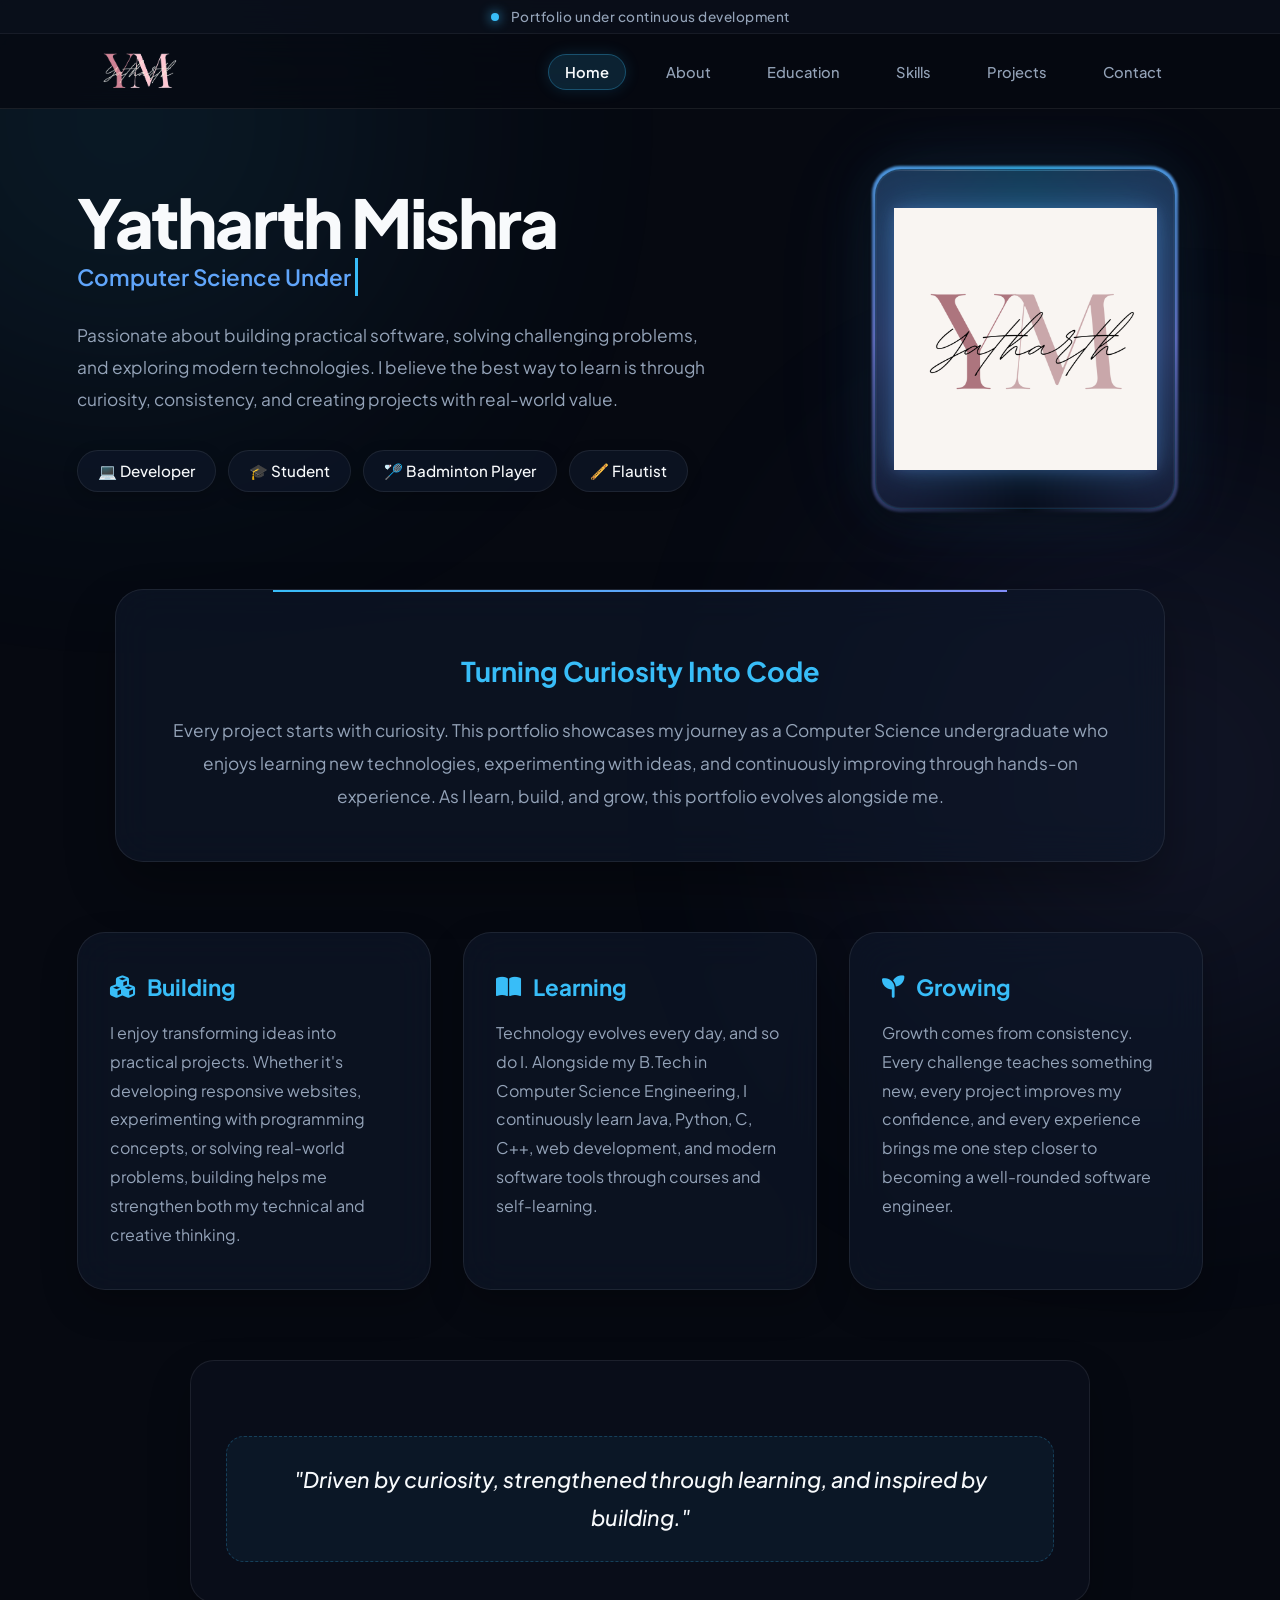
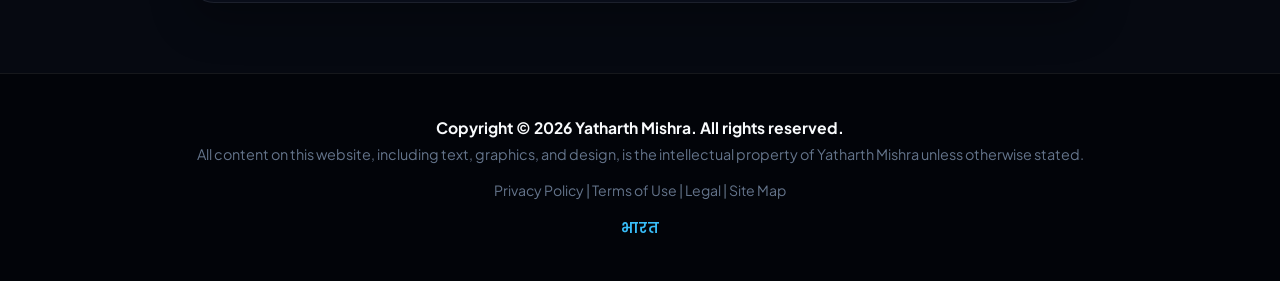
<file: index.html>
<!DOCTYPE html>
<html lang="en">

<head>
    <meta charset="UTF-8">
    <meta name="viewport" content="width=device-width, initial-scale=1.0">
    <title>Yatharth Mishra | Home</title>
    <link rel="stylesheet" href="https://cdnjs.cloudflare.com/ajax/libs/font-awesome/6.7.2/css/all.min.css">
    <link rel="stylesheet" href="css/style.css">
    <script src="js/script.js" defer></script>
</head>

<body>

    <div class="marquee">
        <div class="marquee-content">
            <span class="pulse-dot"></span>
            <span>Portfolio under continuous development</span>
        </div>
    </div>

    <nav class="navbar">
        <a href="index.html" class="brand">
            <div class="logo">
                <img src="images/logobgless.png" alt="Yatharth Mishra Logo">
            </div>
        </a>

        <button class="nav-toggle" aria-label="Toggle navigation menu">
            <span></span>
            <span></span>
            <span></span>
        </button>

        <ul class="nav-links">
            <li><a href="index.html">Home</a></li>
            <li><a href="about.html">About</a></li>
            <li><a href="education.html">Education</a></li>
            <li><a href="skills.html">Skills</a></li>
            <li><a href="projects.html">Projects</a></li>
            <li><a href="contact.html">Contact</a></li>
        </ul>
    </nav>

    <main class="home-page">
        <section class="hero reveal">
            <div class="hero-text">
                <h1>Yatharth Mishra</h1>

                <h2 class="hero-typing">
                    <span id="typing-text">Computer Science Undergraduate</span><span
                        class="typing-cursor">&nbsp;</span>
                </h2>

                <p class="hero-description">
                    Passionate about building practical software, solving challenging problems, and exploring modern
                    technologies.
                    I believe the best way to learn is through curiosity, consistency, and creating projects with
                    real-world value.
                </p>

                <div class="hero-tags">
                    <span>💻 Developer</span>
                    <span>🎓 Student</span>
                    <span>🏸 Badminton Player</span>
                    <span>🪈 Flautist</span>
                </div>
            </div>

            <div class="hero-image">
                <div class="profile-water-container">
                    <!-- Rotating gradient border glow -->
                    <div class="logo-border-ring"></div>
                    <!-- Main glass frame card -->
                    <div class="logo-glass-card">
                        <img src="images/logo.png" alt="Yatharth Mishra">
                    </div>
                    <!-- Water ripple rings on hover -->
                    <div class="water-ripple-rings">
                        <span class="ring-1"></span>
                        <span class="ring-2"></span>
                        <span class="ring-3"></span>
                        <span class="ring-4"></span>
                        <span class="ring-5"></span>
                        <span class="ring-6"></span>
                    </div>
                </div>
            </div>
        </section>

        <!-- Intro Overview -->
        <section class="home-overview reveal delay-1">
            <h2>Turning Curiosity Into Code</h2>
            <p>
                Every project starts with curiosity.
                This portfolio showcases my journey as a Computer Science undergraduate who enjoys learning new
                technologies,
                experimenting with ideas, and continuously improving through hands-on experience.
                As I learn, build, and grow, this portfolio evolves alongside me.
            </p>
        </section>

        <!-- Philosophy Quick Links -->
        <section class="quick-links">
            <div class="quick-card reveal delay-1">
                <h3><i class="fas fa-cubes"></i> Building</h3>
                <p>
                    I enjoy transforming ideas into practical projects.
                    Whether it's developing responsive websites, experimenting with programming concepts, or solving
                    real-world problems, building helps me strengthen both my technical and creative thinking.
                </p>
            </div>

            <div class="quick-card reveal delay-2">
                <h3><i class="fas fa-book-open"></i> Learning</h3>
                <p>
                    Technology evolves every day, and so do I.
                    Alongside my B.Tech in Computer Science Engineering,
                    I continuously learn Java, Python, C, C++, web development, and modern software tools through
                    courses and self-learning.
                </p>
            </div>

            <div class="quick-card reveal delay-3">
                <h3><i class="fas fa-seedling"></i> Growing</h3>
                <p>
                    Growth comes from consistency.
                    Every challenge teaches something new, every project improves my confidence, and every experience
                    brings me one step closer to becoming a well-rounded software engineer.
                </p>
            </div>
        </section>

        <!-- Quote -->
        <section class="home-quote reveal">
            <blockquote class="quote">
                "Driven by curiosity, strengthened through learning, and inspired by building."
            </blockquote>
        </section>
    </main>

    <footer class="footer">
        <p id="cprt"><b>Copyright © 2026 Yatharth Mishra. All rights reserved.</b></p>
        <p>All content on this website, including text, graphics, and design, is the intellectual property of Yatharth
            Mishra unless otherwise stated.</p>
        <p id="fts">Privacy Policy | Terms of Use | Legal | Site Map</p>
        <p id="ind">भारत</p>
    </footer>

</body>

</html>
</file>
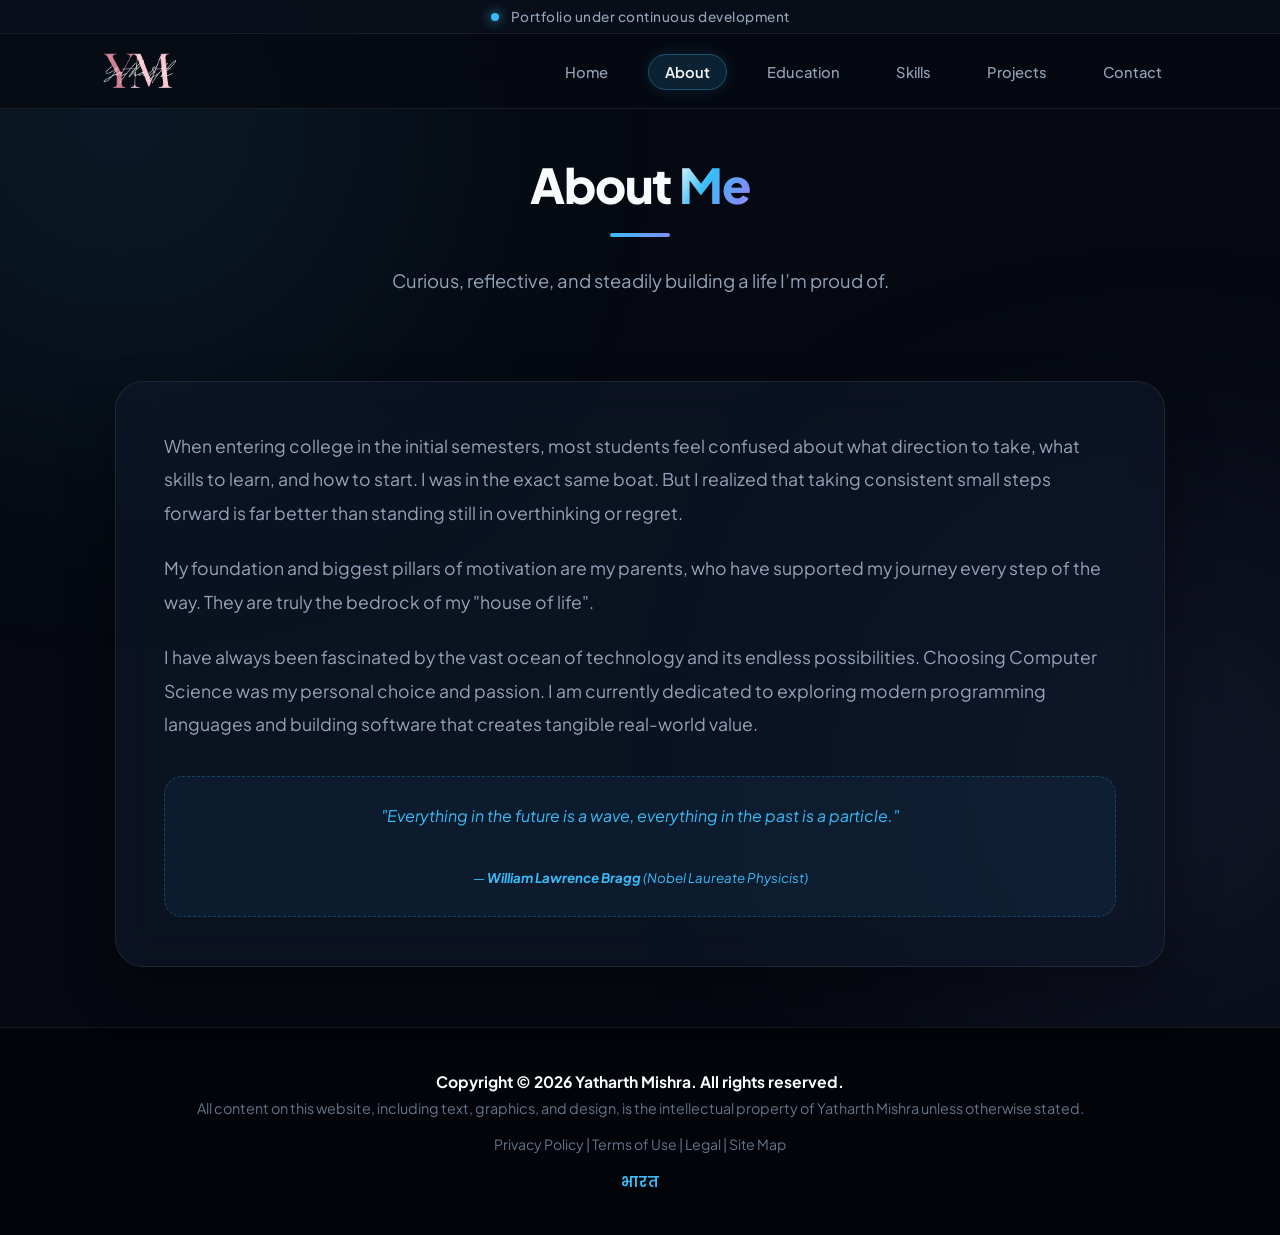
<file: about.html>
<!DOCTYPE html>
<html lang="en">

<head>
  <meta charset="UTF-8">
  <meta name="viewport" content="width=device-width, initial-scale=1.0">
  <title>Yatharth Mishra | About</title>
  <link rel="stylesheet" href="https://cdnjs.cloudflare.com/ajax/libs/font-awesome/6.7.2/css/all.min.css">
  <link rel="stylesheet" href="css/style.css">
  <script src="js/script.js" defer></script>
</head>

<body class="skills-page">

  <div class="marquee">
    <div class="marquee-content">
      <span class="pulse-dot"></span>
      <span>Portfolio under continuous development</span>
    </div>
  </div>

  <nav class="navbar">
    <a href="index.html" class="brand">
      <div class="logo">
        <img src="images/logobgless.png" alt="Yatharth Mishra Logo">
      </div>
    </a>

    <button class="nav-toggle" aria-label="Toggle navigation menu">
      <span></span>
      <span></span>
      <span></span>
    </button>

    <ul class="nav-links">
      <li><a href="index.html">Home</a></li>
      <li><a href="about.html">About</a></li>
      <li><a href="education.html">Education</a></li>
      <li><a href="skills.html">Skills</a></li>
      <li><a href="projects.html">Projects</a></li>
      <li><a href="contact.html">Contact</a></li>
    </ul>
  </nav>

  <h1 class="skills-heading">About <span>Me</span></h1>
  <h2>Curious, reflective, and steadily building a life I’m proud of.</h2>

  <section class="about-section reveal">
    <div class="about-text">
      <p>
        When entering college in the initial semesters, most students feel confused about what direction to take, what
        skills to learn, and how to start.
        I was in the exact same boat. But I realized that taking consistent small steps forward is far better than
        standing still in overthinking or regret.
      </p>

      <p>
        My foundation and biggest pillars of motivation are my parents, who have supported my journey every step of the
        way.
        They are truly the bedrock of my "house of life".
      </p>

      <p>
        I have always been fascinated by the vast ocean of technology and its endless possibilities.
        Choosing Computer Science was my personal choice and passion. I am currently dedicated to exploring modern
        programming languages and building software that creates tangible real-world value.
      </p>
    </div>

    <div class="quote reveal delay-1">
      <p>
        "Everything in the future is a wave, everything in the past is a particle."
      </p>
      <br>
      <small>&mdash; <b>William Lawrence Bragg</b> (Nobel Laureate Physicist)</small>
    </div>
  </section>

  <footer class="footer">
    <p id="cprt"><b>Copyright © 2026 Yatharth Mishra. All rights reserved.</b></p>
    <p>All content on this website, including text, graphics, and design, is the intellectual property of Yatharth
      Mishra unless otherwise stated.</p>
    <p id="fts">Privacy Policy | Terms of Use | Legal | Site Map</p>
    <p id="ind">भारत</p>
  </footer>

</body>

</html>
</file>
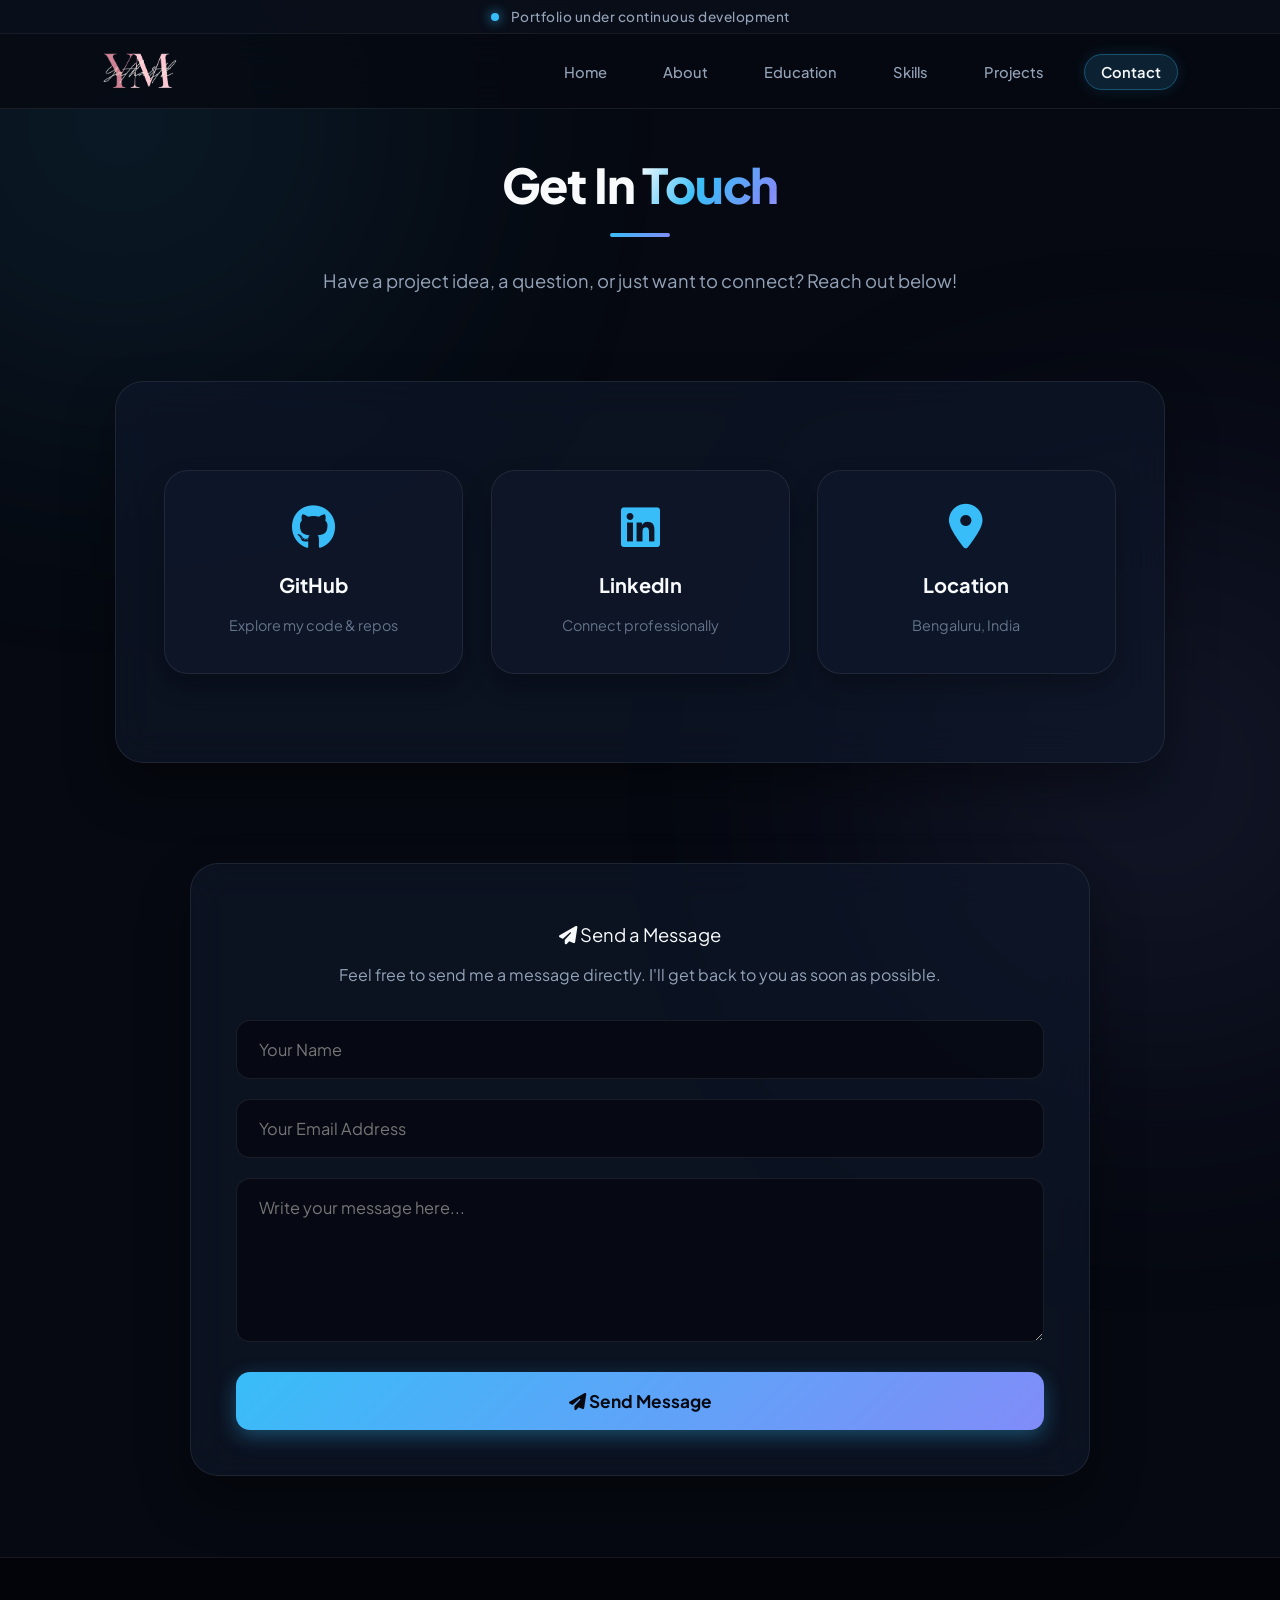
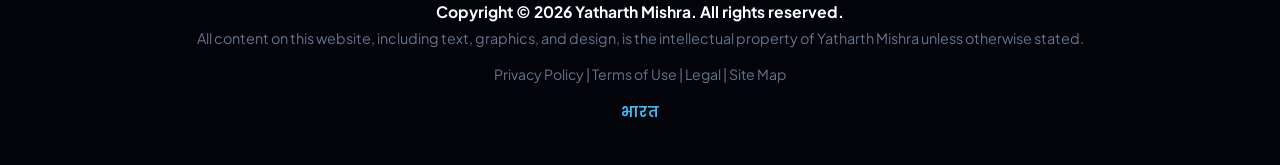
<file: contact.html>
<!DOCTYPE html>
<html lang="en">

<head>
  <meta charset="UTF-8">
  <meta name="viewport" content="width=device-width, initial-scale=1.0">
  <title>Yatharth Mishra | Contact</title>
  <link rel="stylesheet" href="https://cdnjs.cloudflare.com/ajax/libs/font-awesome/6.7.2/css/all.min.css">
  <link rel="stylesheet" href="css/style.css">
  <script src="js/script.js" defer></script>
</head>

<body class="skills-page">

  <div class="marquee">
    <div class="marquee-content">
      <span class="pulse-dot"></span>
      <span>Portfolio under continuous development</span>
    </div>
  </div>

  <nav class="navbar">
    <a href="index.html" class="brand">
      <div class="logo">
        <img src="images/logobgless.png" alt="Yatharth Mishra Logo">
      </div>
    </a>

    <button class="nav-toggle" aria-label="Toggle navigation menu">
      <span></span>
      <span></span>
      <span></span>
    </button>

    <ul class="nav-links">
      <li><a href="index.html">Home</a></li>
      <li><a href="about.html">About</a></li>
      <li><a href="education.html">Education</a></li>
      <li><a href="skills.html">Skills</a></li>
      <li><a href="projects.html">Projects</a></li>
      <li><a href="contact.html">Contact</a></li>
    </ul>
  </nav>

  <h1 class="skills-heading">Get In <span>Touch</span></h1>
  <h2>Have a project idea, a question, or just want to connect? Reach out below!</h2>

  <section class="contact-section reveal">
    <div class="social-links">
      <a href="https://github.com/yathaartth" class="social-card reveal delay-1" target="_blank"
        rel="noopener noreferrer">
        <i class="fab fa-github"></i>
        <h3>GitHub</h3>
        <span>Explore my code & repos</span>
      </a>

      <a href="https://www.linkedin.com/in/yatharth-mishra-786a95378/" class="social-card reveal delay-2"
        target="_blank" rel="noopener noreferrer">
        <i class="fab fa-linkedin"></i>
        <h3>LinkedIn</h3>
        <span>Connect professionally</span>
      </a>

      <a href="https://www.google.com/maps/place/Bengaluru,+Karnataka" class="social-card reveal delay-3"
        target="_blank" rel="noopener noreferrer">
        <i class="fas fa-location-dot"></i>
        <h3>Location</h3>
        <span>Bengaluru, India</span>
      </a>
    </div>
  </section>

  <section class="contact-form-card reveal delay-1">
    <h2><i class="fas fa-paper-plane"></i> Send a Message</h2>
    <p>Feel free to send me a message directly. I'll get back to you as soon as possible.</p>

    <!-- AJAX Success Animation Banner -->
    <div class="form-success-banner" id="form-success">
      <i class="fas fa-check-circle"></i>
      <span>Thank you! Your message has been sent successfully. I will get back to you soon.</span>
    </div>

    <form action="https://formspree.io/f/mnjyablb" method="POST" id="contact-form">
      <input type="text" name="name" placeholder="Your Name" required>

      <input type="email" name="email" placeholder="Your Email Address" required>

      <textarea name="message" rows="6" placeholder="Write your message here..." required></textarea>

      <button type="submit" id="submit-btn">
        <i class="fas fa-paper-plane"></i> Send Message
      </button>
    </form>
  </section>

  <footer class="footer">
    <p id="cprt"><b>Copyright © 2026 Yatharth Mishra. All rights reserved.</b></p>
    <p>All content on this website, including text, graphics, and design, is the intellectual property of Yatharth
      Mishra unless otherwise stated.</p>
    <p id="fts">Privacy Policy | Terms of Use | Legal | Site Map</p>
    <p id="ind">भारत</p>
  </footer>

</body>

</html>
</file>
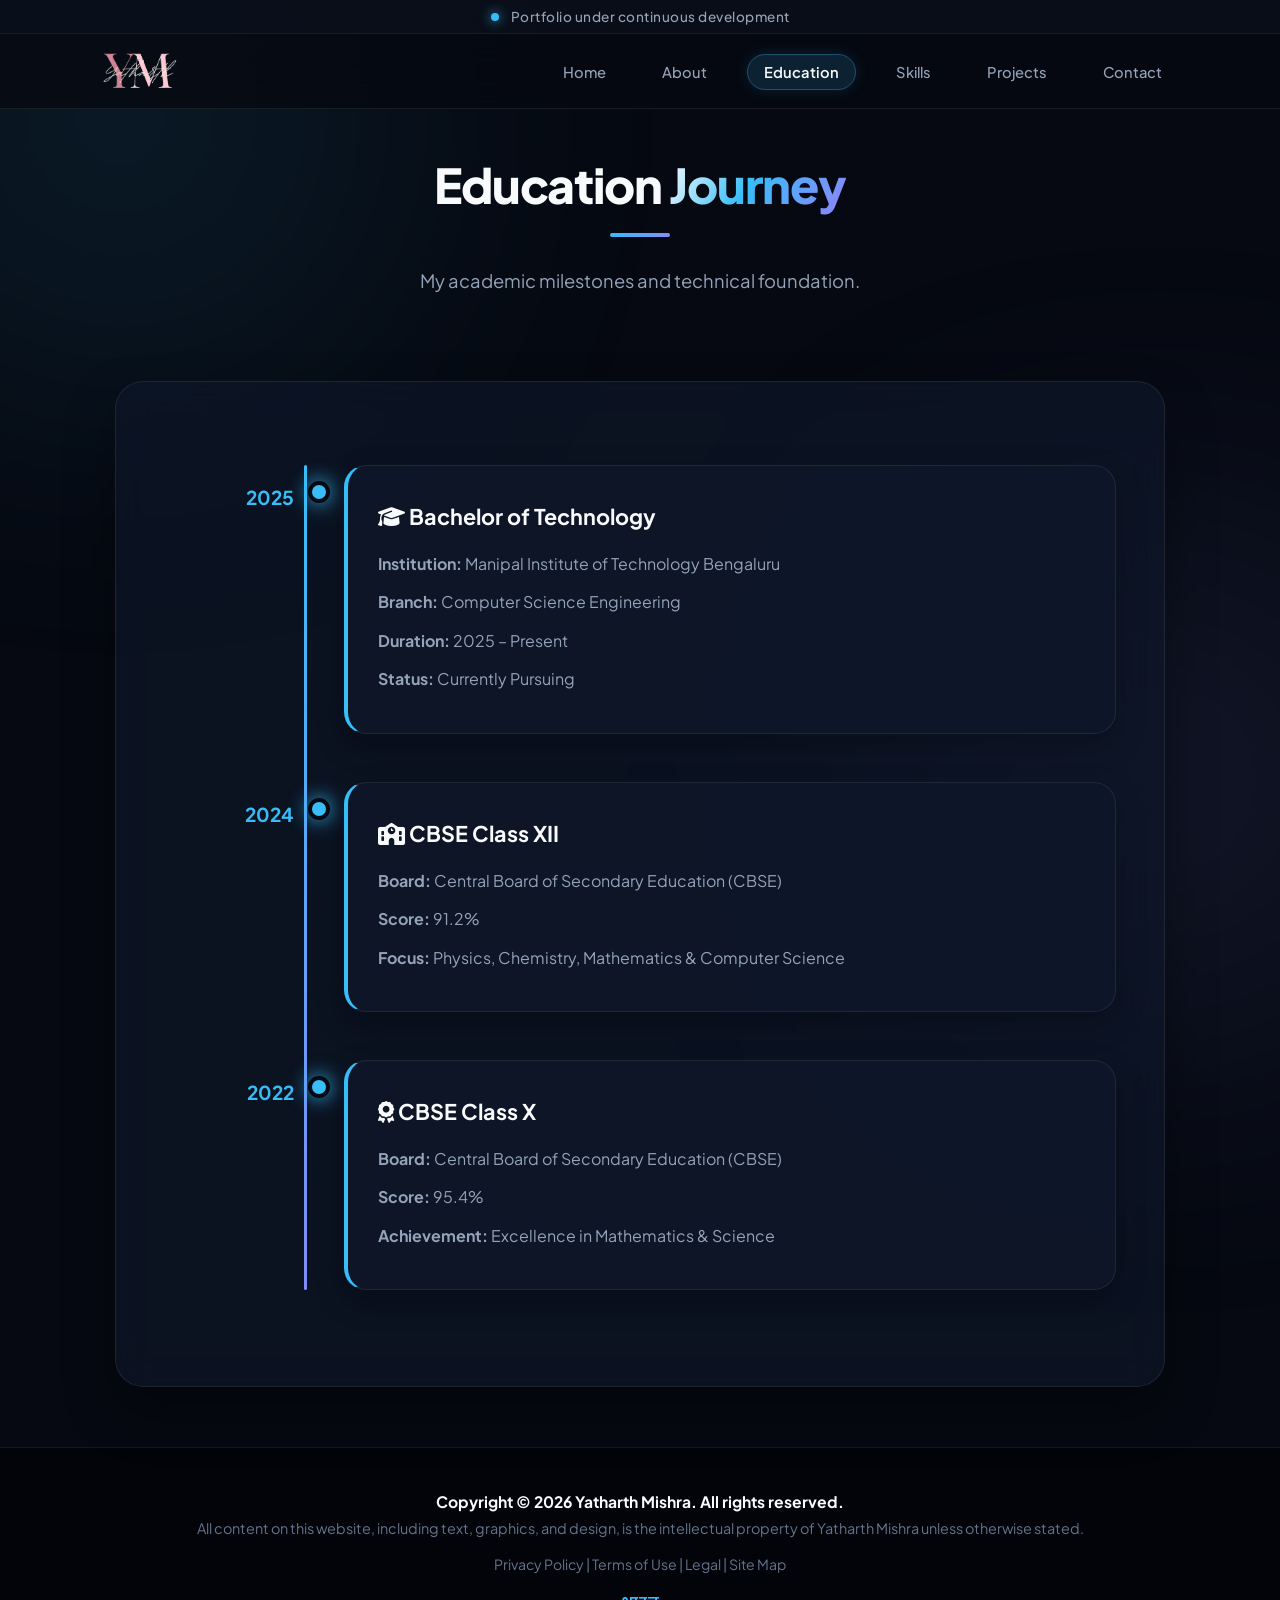
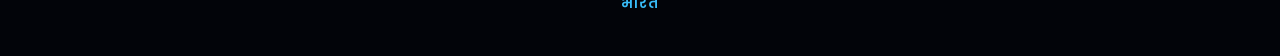
<file: education.html>
<!DOCTYPE html>
<html lang="en">

<head>
  <meta charset="UTF-8">
  <meta name="viewport" content="width=device-width, initial-scale=1.0">
  <title>Yatharth Mishra | Education</title>
  <link rel="stylesheet" href="https://cdnjs.cloudflare.com/ajax/libs/font-awesome/6.7.2/css/all.min.css">
  <link rel="stylesheet" href="css/style.css">
  <script src="js/script.js" defer></script>
</head>

<body class="skills-page">

  <div class="marquee">
    <div class="marquee-content">
      <span class="pulse-dot"></span>
      <span>Portfolio under continuous development</span>
    </div>
  </div>

  <nav class="navbar">
    <a href="index.html" class="brand">
      <div class="logo">
        <img src="images/logobgless.png" alt="Yatharth Mishra Logo">
      </div>
    </a>

    <button class="nav-toggle" aria-label="Toggle navigation menu">
      <span></span>
      <span></span>
      <span></span>
    </button>

    <ul class="nav-links">
      <li><a href="index.html">Home</a></li>
      <li><a href="about.html">About</a></li>
      <li><a href="education.html">Education</a></li>
      <li><a href="skills.html">Skills</a></li>
      <li><a href="projects.html">Projects</a></li>
      <li><a href="contact.html">Contact</a></li>
    </ul>
  </nav>

  <h1 class="skills-heading">Education <span>Journey</span></h1>
  <h2>My academic milestones and technical foundation.</h2>

  <section class="education-section reveal">
    <div class="timeline">
      <div class="timeline-item reveal delay-1">
        <div class="timeline-year">2025</div>
        <div class="timeline-dot"></div>
        <div class="timeline-content">
          <h3><i class="fas fa-graduation-cap"></i> Bachelor of Technology</h3>
          <p><strong>Institution:</strong> Manipal Institute of Technology Bengaluru</p>
          <p><strong>Branch:</strong> Computer Science Engineering</p>
          <p><strong>Duration:</strong> 2025 – Present</p>
          <p><strong>Status:</strong> Currently Pursuing</p>
        </div>
      </div>

      <div class="timeline-item reveal delay-2">
        <div class="timeline-year">2024</div>
        <div class="timeline-dot"></div>
        <div class="timeline-content">
          <h3><i class="fas fa-school"></i> CBSE Class XII</h3>
          <p><strong>Board:</strong> Central Board of Secondary Education (CBSE)</p>
          <p><strong>Score:</strong> 91.2%</p>
          <p><strong>Focus:</strong> Physics, Chemistry, Mathematics & Computer Science</p>
        </div>
      </div>

      <div class="timeline-item reveal delay-3">
        <div class="timeline-year">2022</div>
        <div class="timeline-dot"></div>
        <div class="timeline-content">
          <h3><i class="fas fa-award"></i> CBSE Class X</h3>
          <p><strong>Board:</strong> Central Board of Secondary Education (CBSE)</p>
          <p><strong>Score:</strong> 95.4%</p>
          <p><strong>Achievement:</strong> Excellence in Mathematics & Science</p>
        </div>
      </div>
    </div>
  </section>

  <footer class="footer">
    <p id="cprt"><b>Copyright © 2026 Yatharth Mishra. All rights reserved.</b></p>
    <p>All content on this website, including text, graphics, and design, is the intellectual property of Yatharth
      Mishra unless otherwise stated.</p>
    <p id="fts">Privacy Policy | Terms of Use | Legal | Site Map</p>
    <p id="ind">भारत</p>
  </footer>

</body>

</html>
</file>
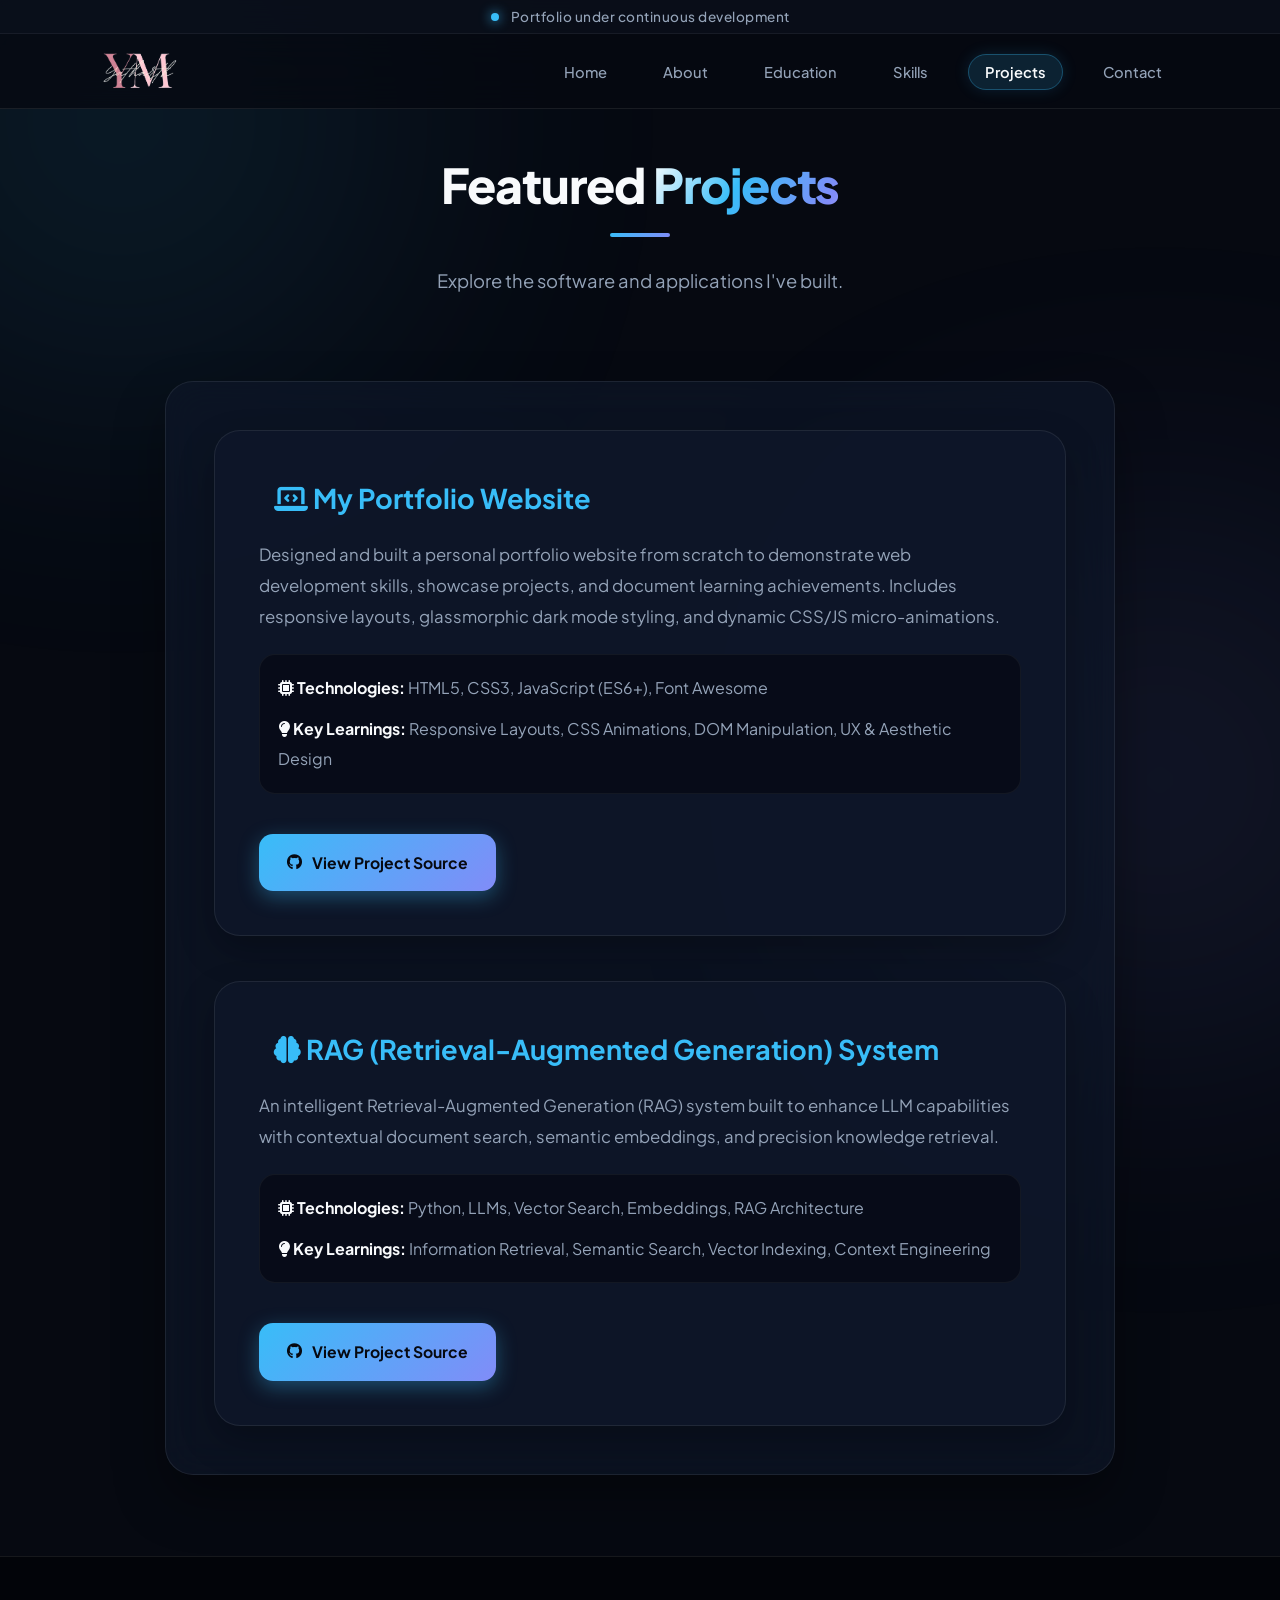
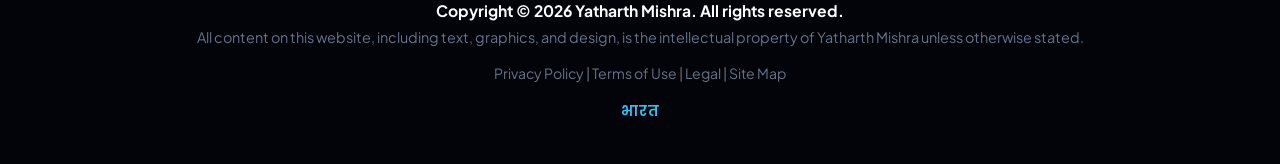
<file: projects.html>
<!DOCTYPE html>
<html lang="en">

<head>
  <meta charset="UTF-8">
  <meta name="viewport" content="width=device-width, initial-scale=1.0">
  <title>Yatharth Mishra | Projects</title>
  <link rel="stylesheet" href="https://cdnjs.cloudflare.com/ajax/libs/font-awesome/6.7.2/css/all.min.css">
  <link rel="stylesheet" href="css/style.css">
  <script src="js/script.js" defer></script>
</head>

<body class="skills-page">

  <div class="marquee">
    <div class="marquee-content">
      <span class="pulse-dot"></span>
      <span>Portfolio under continuous development</span>
    </div>
  </div>

  <nav class="navbar">
    <a href="index.html" class="brand">
      <div class="logo">
        <img src="images/logobgless.png" alt="Yatharth Mishra Logo">
      </div>
    </a>

    <button class="nav-toggle" aria-label="Toggle navigation menu">
      <span></span>
      <span></span>
      <span></span>
    </button>

    <ul class="nav-links">
      <li><a href="index.html">Home</a></li>
      <li><a href="about.html">About</a></li>
      <li><a href="education.html">Education</a></li>
      <li><a href="skills.html">Skills</a></li>
      <li><a href="projects.html">Projects</a></li>
      <li><a href="contact.html">Contact</a></li>
    </ul>
  </nav>

  <h1 class="skills-heading">Featured <span>Projects</span></h1>
  <h2>Explore the software and applications I've built.</h2>

  <section class="projects-section reveal">
    <div class="project-card reveal delay-1">
      <h2><i class="fas fa-laptop-code"></i> My Portfolio Website</h2>
      <p>
        Designed and built a personal portfolio website from scratch to demonstrate web development skills, showcase
        projects, and document learning achievements. Includes responsive layouts, glassmorphic dark mode styling, and
        dynamic CSS/JS micro-animations.
      </p>

      <ul class="project-details">
        <li><b><i class="fas fa-microchip"></i> Technologies:</b> HTML5, CSS3, JavaScript (ES6+), Font Awesome</li>
        <li><b><i class="fas fa-lightbulb"></i> Key Learnings:</b> Responsive Layouts, CSS Animations, DOM Manipulation,
          UX & Aesthetic Design</li>
      </ul>

      <a href="https://github.com/yathaartth/aboutme" class="project-link" target="_blank" rel="noopener noreferrer">
        <i class="fab fa-github"></i> View Project Source
      </a>
    </div>

    <div class="project-card reveal delay-2">
      <h2><i class="fas fa-brain"></i> RAG (Retrieval-Augmented Generation) System</h2>
      <p>
        An intelligent Retrieval-Augmented Generation (RAG) system built to enhance LLM capabilities with contextual
        document search, semantic embeddings, and precision knowledge retrieval.
      </p>

      <ul class="project-details">
        <li><b><i class="fas fa-microchip"></i> Technologies:</b> Python, LLMs, Vector Search, Embeddings, RAG
          Architecture</li>
        <li><b><i class="fas fa-lightbulb"></i> Key Learnings:</b> Information Retrieval, Semantic Search, Vector
          Indexing, Context Engineering</li>
      </ul>

      <a href="https://github.com/yathaartth/rag-project" class="project-link" target="_blank"
        rel="noopener noreferrer">
        <i class="fab fa-github"></i> View Project Source
      </a>
    </div>
  </section>

  <footer class="footer">
    <p id="cprt"><b>Copyright © 2026 Yatharth Mishra. All rights reserved.</b></p>
    <p>All content on this website, including text, graphics, and design, is the intellectual property of Yatharth
      Mishra unless otherwise stated.</p>
    <p id="fts">Privacy Policy | Terms of Use | Legal | Site Map</p>
    <p id="ind">भारत</p>
  </footer>

</body>

</html>
</file>
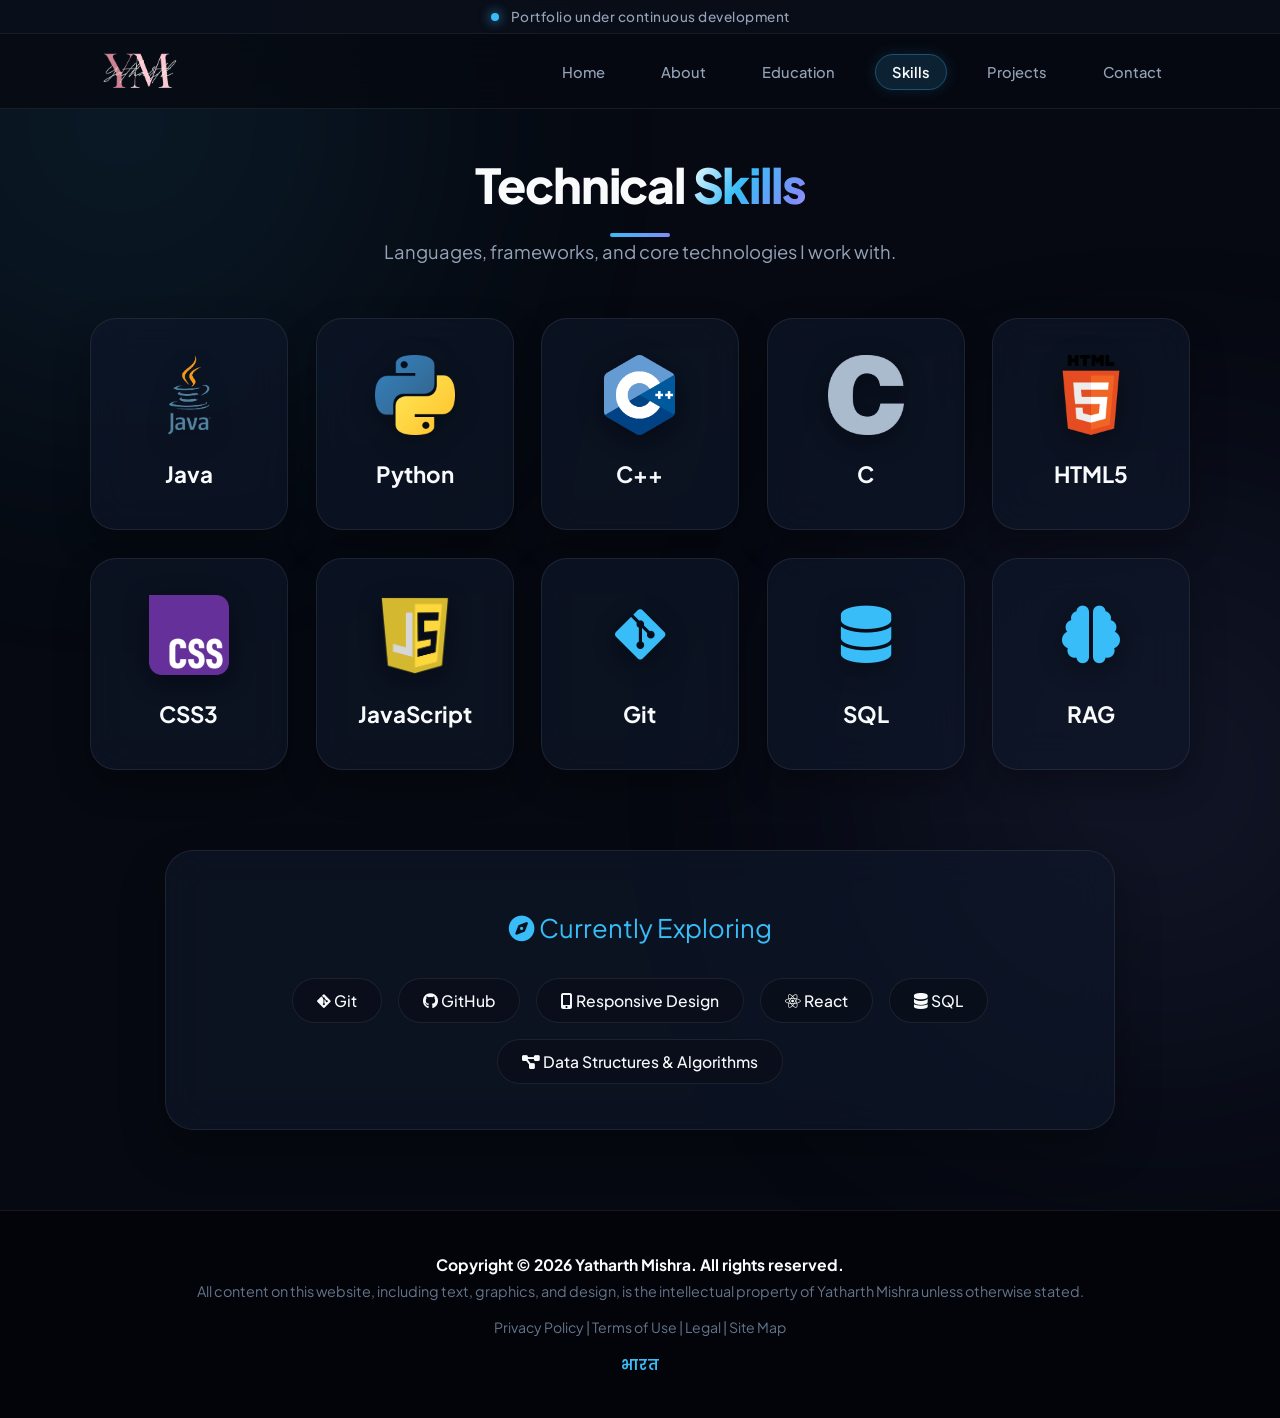
<file: skills.html>
<!DOCTYPE html>
<html lang="en">

<head>
    <meta charset="UTF-8">
    <meta name="viewport" content="width=device-width, initial-scale=1.0">
    <title>Yatharth Mishra | Skills</title>
    <link rel="stylesheet" href="https://cdnjs.cloudflare.com/ajax/libs/font-awesome/6.7.2/css/all.min.css">
    <link rel="stylesheet" href="css/style.css">
    <script src="js/script.js" defer></script>
</head>

<body class="skills-page">

    <div class="marquee">
        <div class="marquee-content">
            <span class="pulse-dot"></span>
            <span>Portfolio under continuous development</span>
        </div>
    </div>

    <nav class="navbar">
        <a href="index.html" class="brand">
            <div class="logo">
                <img src="images/logobgless.png" alt="Yatharth Mishra Logo">
            </div>
        </a>

        <button class="nav-toggle" aria-label="Toggle navigation menu">
            <span></span>
            <span></span>
            <span></span>
        </button>

        <ul class="nav-links">
            <li><a href="index.html">Home</a></li>
            <li><a href="about.html">About</a></li>
            <li><a href="education.html">Education</a></li>
            <li><a href="skills.html">Skills</a></li>
            <li><a href="projects.html">Projects</a></li>
            <li><a href="contact.html">Contact</a></li>
        </ul>
    </nav>

    <h1 class="skills-heading">Technical <span>Skills</span></h1>
    <p class="skills-subtitle">Languages, frameworks, and core technologies I work with.</p>

    <section class="floating-skills">
        <div class="skill-card reveal delay-1">
            <img src="images/java.png" alt="Java">
            <h2>Java</h2>
        </div>

        <div class="skill-card reveal delay-1">
            <img src="images/py.png" alt="Python">
            <h2>Python</h2>
        </div>

        <div class="skill-card reveal delay-2">
            <img src="images/cpp.png" alt="C++">
            <h2>C++</h2>
        </div>

        <div class="skill-card reveal delay-2">
            <img src="images/c.png" alt="C">
            <h2>C</h2>
        </div>

        <div class="skill-card reveal delay-3">
            <img src="images/html.png" alt="HTML">
            <h2>HTML5</h2>
        </div>

        <div class="skill-card reveal delay-3">
            <img src="images/css.png" alt="CSS">
            <h2>CSS3</h2>
        </div>

        <div class="skill-card reveal delay-3">
            <img src="images/jss.png" alt="JavaScript">
            <h2>JavaScript</h2>
        </div>

        <div class="skill-card reveal delay-1">
            <i class="fab fa-git-alt skill-icon"></i>
            <h2>Git</h2>
        </div>

        <div class="skill-card reveal delay-2">
            <i class="fas fa-database skill-icon"></i>
            <h2>SQL</h2>
        </div>

        <div class="skill-card reveal delay-3">
            <i class="fas fa-brain skill-icon"></i>
            <h2>RAG</h2>
        </div>
    </section>

    <section class="learning-box reveal">
        <h2><i class="fas fa-compass"></i> Currently Exploring</h2>
        <div class="learning-tags">
            <span><i class="fab fa-git-alt"></i> Git</span>
            <span><i class="fab fa-github"></i> GitHub</span>
            <span><i class="fas fa-mobile-alt"></i> Responsive Design</span>
            <span><i class="fab fa-react"></i> React</span>
            <span><i class="fas fa-database"></i> SQL</span>
            <span><i class="fas fa-project-diagram"></i> Data Structures & Algorithms</span>
        </div>
    </section>

    <footer class="footer">
        <p id="cprt"><b>Copyright © 2026 Yatharth Mishra. All rights reserved.</b></p>
        <p>All content on this website, including text, graphics, and design, is the intellectual property of Yatharth
            Mishra unless otherwise stated.</p>
        <p id="fts">Privacy Policy | Terms of Use | Legal | Site Map</p>
        <p id="ind">भारत</p>
    </footer>

</body>

</html>
</file>
<file: css/style.css>
@import url('https://fonts.googleapis.com/css2?family=Plus+Jakarta+Sans:wght@300;400;500;600;700;800&family=Poppins:wght@300;400;500;600;700&display=swap');

:root {
    --bg-dark: #060911;
    --bg-card: rgba(15, 23, 42, 0.65);
    --bg-card-hover: rgba(26, 38, 64, 0.8);
    --border-card: rgba(255, 255, 255, 0.08);
    --border-accent: rgba(56, 189, 248, 0.35);

    --accent-cyan: #38bdf8;
    --accent-blue: #60a5fa;
    --accent-purple: #818cf8;
    --accent-gradient: linear-gradient(135deg, #38bdf8 0%, #818cf8 100%);
    --apple-gradient: linear-gradient(120deg, #ffffff 0%, #38bdf8 25%, #818cf8 50%, #e2e8f0 75%, #ffffff 100%);
    --accent-glow: rgba(56, 189, 248, 0.25);

    --text-primary: #f8fafc;
    --text-secondary: #94a3b8;
    --text-muted: #64748b;

    --font-main: 'Plus Jakarta Sans', 'Poppins', -apple-system, BlinkMacSystemFont, sans-serif;
    --nav-height: 75px;
}

* {
    margin: 0;
    padding: 0;
    box-sizing: border-box;
    font-family: var(--font-main);
}


html,
body {
    width: 100%;
    max-width: 100vw;
    overflow-x: hidden;
    scroll-behavior: smooth;
    color-scheme: dark;
}

body {
    min-height: 100vh;
    display: flex;
    flex-direction: column;
    background-color: var(--bg-dark);
    color: var(--text-primary);
    position: relative;
}

/* Ambient Subtle Background Lights */
body::before,
body::after {
    content: "";
    position: fixed;
    width: 600px;
    height: 600px;
    border-radius: 50%;
    filter: blur(160px);
    z-index: -1;
    pointer-events: none;
    opacity: 0.3;
    animation: appleAmbientFloat 25s cubic-bezier(0.4, 0, 0.2, 1) infinite alternate;
}

body::before {
    top: -180px;
    left: -180px;
    background: radial-gradient(circle, #38bdf8 0%, rgba(56, 189, 248, 0) 70%);
}

body::after {
    bottom: -180px;
    right: -180px;
    background: radial-gradient(circle, #818cf8 0%, rgba(129, 140, 248, 0) 70%);
    animation-delay: -12s;
}

@keyframes appleAmbientFloat {
    0% {
        transform: translate(0, 0) scale(1);
    }

    50% {
        transform: translate(120px, 80px) scale(1.15);
    }

    100% {
        transform: translate(-80px, 150px) scale(0.95);
    }
}

/* Custom Sleek Scrollbar */
::-webkit-scrollbar {
    width: 8px;
}

::-webkit-scrollbar-track {
    background: var(--bg-dark);
}

::-webkit-scrollbar-thumb {
    background: rgba(255, 255, 255, 0.15);
    border-radius: 4px;
}

::-webkit-scrollbar-thumb:hover {
    background: var(--accent-cyan);
}

/* ===================================================
   TOP STATUS TICKER RIBBON
=================================================== */

.marquee {
    background: rgba(10, 15, 26, 0.9);
    backdrop-filter: blur(12px);
    border-bottom: 1px solid rgba(255, 255, 255, 0.06);
    color: var(--text-secondary);
    padding: 8px 12px;
    overflow: hidden;
    font-size: 0.85rem;
    font-weight: 500;
    letter-spacing: 0.5px;
    position: relative;
    z-index: 1001;
}

.marquee-content {
    display: flex;
    align-items: center;
    justify-content: center;
    gap: 12px;
    text-align: center;
}

.pulse-dot {
    width: 8px;
    height: 8px;
    background-color: var(--accent-cyan);
    border-radius: 50%;
    box-shadow: 0 0 12px var(--accent-cyan);
    animation: applePulse 2s infinite;
    flex-shrink: 0;
}

@keyframes applePulse {
    0% {
        transform: scale(0.95);
        box-shadow: 0 0 0 0 rgba(56, 189, 248, 0.8);
    }

    70% {
        transform: scale(1.15);
        box-shadow: 0 0 0 12px rgba(56, 189, 248, 0);
    }

    100% {
        transform: scale(0.95);
        box-shadow: 0 0 0 0 rgba(56, 189, 248, 0);
    }
}

/* ===================================================
   LUXURY TOP-LEFT LOGO & NAVBAR
=================================================== */

.navbar {
    position: sticky;
    top: 0;
    z-index: 1000;
    height: var(--nav-height);
    display: flex;
    justify-content: space-between;
    align-items: center;
    padding: 0 8%;
    background: rgba(6, 9, 17, 0.75);
    backdrop-filter: blur(20px);
    -webkit-backdrop-filter: blur(20px);
    border-bottom: 1px solid var(--border-card);
    transition: all 0.4s cubic-bezier(0.16, 1, 0.3, 1);
}

.navbar.scrolled {
    height: 60px;
    background: rgba(6, 9, 17, 0.9);
    backdrop-filter: blur(25px);
    border-bottom-color: rgba(56, 189, 248, 0.2);
    box-shadow: 0 10px 30px rgba(0, 0, 0, 0.5);
}

.brand {
    display: flex;
    align-items: center;
    justify-content: center;
    margin-top: auto;
    margin-bottom: auto;
    text-decoration: none;
    flex-shrink: 0;
}

/* Top-Left Clean Backgroundless Logo (100% Sharp, Crisp & Perfectly Centered) */
.logo {
    height: 38px;
    width: auto;
    max-height: 38px;
    margin-top: auto;
    margin-bottom: auto;
    position: relative;
    padding: 0;
    background: transparent;
    border: none;
    box-shadow: none;
    transition: all 0.3s ease;
    flex-shrink: 0;
    display: flex;
    align-items: center;
    justify-content: center;
}

.navbar.scrolled .logo {
    height: 32px;
    max-height: 32px;
}

.logo img {
    height: 38px;
    width: auto;
    max-height: 38px;
    margin-top: auto;
    margin-bottom: auto;
    object-fit: contain;
    background: transparent;
    display: block;
    image-rendering: -webkit-optimize-contrast;
    filter: brightness(1.25) contrast(1.1);
    transition: filter 0.3s ease, transform 0.3s ease;
}

.navbar.scrolled .logo img {
    height: 32px;
    max-height: 32px;
}

.brand:hover .logo img {
    filter: brightness(1.45) contrast(1.15) drop-shadow(0 0 10px rgba(56, 189, 248, 0.75));
    transform: translateY(-1px);
}

.tagline {
    color: var(--text-primary);
    font-size: 1.15rem;
    font-weight: 700;
    letter-spacing: -0.4px;
    background: linear-gradient(135deg, #ffffff 0%, #cbd5e1 100%);
    -webkit-background-clip: text;
    -webkit-text-fill-color: transparent;
    white-space: nowrap;
}

.nav-links {
    list-style: none;
    display: flex;
    align-items: center;
    gap: 24px;
}

.nav-links a {
    text-decoration: none;
    color: var(--text-secondary);
    font-size: 0.92rem;
    font-weight: 500;
    padding: 8px 16px;
    border-radius: 20px;
    transition: all 0.3s cubic-bezier(0.16, 1, 0.3, 1);
    position: relative;
    white-space: nowrap;
}

.nav-links a:hover {
    color: var(--text-primary);
    background: rgba(255, 255, 255, 0.08);
}

.nav-links a.active {
    color: var(--text-primary);
    font-weight: 600;
    background: rgba(56, 189, 248, 0.15);
    border: 1px solid rgba(56, 189, 248, 0.3);
    box-shadow: 0 0 15px rgba(56, 189, 248, 0.15);
}

/* Mobile Toggle */
.nav-toggle {
    display: none;
    flex-direction: column;
    justify-content: space-between;
    width: 26px;
    height: 18px;
    background: transparent;
    border: none;
    cursor: pointer;
    z-index: 1002;
}

.nav-toggle span {
    width: 100%;
    height: 2px;
    background-color: var(--text-primary);
    border-radius: 2px;
    transition: all 0.3s ease;
}

/* ===================================================
   TYPOGRAPHY & APPLE SHIMMER TEXT
=================================================== */

h1,
.skills-heading {
    text-align: center;
    font-size: clamp(2.2rem, 5vw, 3rem);
    font-weight: 800;
    letter-spacing: -1.2px;
    color: var(--text-primary);
    margin-top: 45px;
    padding: 0 15px;
}

.apple-shimmer-text,
h1 span,
.skills-heading span {
    background: var(--apple-gradient);
    background-size: 200% auto;
    -webkit-background-clip: text;
    -webkit-text-fill-color: transparent;
    animation: shimmerGradient 6s linear infinite;
}

@keyframes shimmerGradient {
    0% {
        background-position: 0% center;
    }

    100% {
        background-position: 200% center;
    }
}

h1::after,
.skills-heading::after {
    content: "";
    display: block;
    width: 60px;
    height: 4px;
    background: var(--accent-gradient);
    margin: 18px auto;
    border-radius: 4px;
}

h2 {
    text-align: center;
    max-width: 750px;
    margin: 10px auto 45px auto;
    color: var(--text-secondary);
    font-size: clamp(1rem, 2.5vw, 1.15rem);
    font-weight: 400;
    line-height: 1.7;
    padding: 0 15px;
}

/* ===================================================
   SCROLL REVEAL ANIMATIONS
=================================================== */

.reveal {
    opacity: 0;
    transform: translateY(45px) scale(0.95);
    filter: blur(12px);
    transition: opacity 0.9s cubic-bezier(0.16, 1, 0.3, 1),
        transform 0.9s cubic-bezier(0.16, 1, 0.3, 1),
        filter 0.9s cubic-bezier(0.16, 1, 0.3, 1);
    will-change: opacity, transform, filter;
}

.reveal.active {
    opacity: 1;
    transform: translateY(0) scale(1);
    filter: blur(0px);
}

.delay-1 {
    transition-delay: 0.12s;
}

.delay-2 {
    transition-delay: 0.24s;
}

.delay-3 {
    transition-delay: 0.36s;
}

/* ===================================================
   SPOTLIGHT POINTER EFFECT ON CARDS
=================================================== */

.quick-card,
.skill-card,
.project-card,
.social-card,
.about-section,
.learning-box,
.contact-form-card,
.timeline-content {
    position: relative;
    overflow: hidden;
}

.quick-card::before,
.skill-card::before,
.project-card::before,
.social-card::before,
.about-section::before,
.learning-box::before,
.contact-form-card::before {
    content: "";
    position: absolute;
    top: 0;
    left: 0;
    right: 0;
    bottom: 0;
    border-radius: inherit;
    background: radial-gradient(500px circle at var(--mouse-x, 50%) var(--mouse-y, 50%), rgba(56, 189, 248, 0.15), transparent 40%);
    opacity: 0;
    transition: opacity 0.4s ease;
    pointer-events: none;
    z-index: 1;
}

.quick-card:hover::before,
.skill-card:hover::before,
.project-card:hover::before,
.social-card:hover::before,
.about-section:hover::before,
.learning-box:hover::before,
.contact-form-card:hover::before {
    opacity: 1;
}

.quick-card *,
.skill-card *,
.project-card *,
.social-card *,
.about-section *,
.learning-box *,
.contact-form-card * {
    position: relative;
    z-index: 2;
}

/* ===================================================
   SIGNIFICANT FLUID WATER FLOATING HERO LOGO & MULTI-RIPPLES
=================================================== */

.home-page {
    width: 100%;
    flex: 1;
}

.home-page .hero {
    width: 88%;
    max-width: 1200px;
    margin: 60px auto 80px auto;
    display: flex;
    justify-content: space-between;
    align-items: center;
    gap: 60px;
}

.home-page .hero-text {
    flex: 1.2;
}

.home-page .hero-text h1 {
    text-align: left;
    margin: 0;
    font-size: clamp(2.5rem, 6vw, 4.2rem);
    line-height: 1.08;
    letter-spacing: -2px;
    padding: 0;
    /* Suppress global h1 margin-top on hero */
    margin-top: 0;
}

/* Suppress the decorative underline bar specifically in hero */
.home-page .hero-text h1::after {
    display: none;
}

.home-page .hero-text h2 {
    text-align: left;
    margin: 0 0 24px 0;
    color: var(--accent-blue);
    font-size: clamp(1.1rem, 3vw, 1.4rem);
    font-weight: 600;
    padding: 0;
}

.typing-cursor {
    display: inline-block;
    width: 3px;
    background-color: var(--accent-cyan);
    margin-left: 4px;
    animation: blink 0.9s infinite;
}

@keyframes blink {

    0%,
    100% {
        opacity: 1;
    }

    50% {
        opacity: 0;
    }
}

.home-page .hero-description {
    max-width: 630px;
    line-height: 1.85;
    font-size: clamp(0.98rem, 2vw, 1.08rem);
    color: var(--text-secondary);
}

.home-page .hero-tags {
    display: flex;
    flex-wrap: wrap;
    gap: 12px;
    margin-top: 34px;
}

.home-page .hero-tags span {
    background: var(--bg-card);
    color: var(--text-primary);
    padding: 10px 20px;
    border-radius: 30px;
    border: 1px solid var(--border-card);
    font-size: 0.95rem;
    font-weight: 500;
    backdrop-filter: blur(12px);
    transition: all 0.35s cubic-bezier(0.16, 1, 0.3, 1);
    box-shadow: 0 4px 15px rgba(0, 0, 0, 0.2);
}

.home-page .hero-tags span:hover {
    background: rgba(56, 189, 248, 0.15);
    border-color: var(--accent-cyan);
    color: var(--accent-cyan);
    transform: translateY(-4px) scale(1.04);
    box-shadow: 0 10px 25px rgba(56, 189, 248, 0.25);
}

.home-page .hero-image {
    display: flex;
    justify-content: center;
    align-items: center;
    position: relative;
    flex-shrink: 0;
    max-width: 100%;
    /* Give right-side breathing room for the drift animation */
    padding-right: 28px;
}

/* ===================================================
   ELEGANT GLASSMORPHISM HERO LOGO FRAME
=================================================== */

.home-page .profile-water-container {
    width: 300px;
    height: 340px;
    max-width: 80vw;
    position: relative;
    display: flex;
    justify-content: center;
    align-items: center;
    animation: significantFluidWaterFloat 7.5s cubic-bezier(0.37, 0, 0.63, 1) infinite alternate;
}

@keyframes significantFluidWaterFloat {
    0% {
        transform: translateX(-24px) translateY(-5px) rotate(-3deg);
    }

    33% {
        transform: translateX(-8px) translateY(5px) rotate(1deg);
    }

    66% {
        transform: translateX(12px) translateY(-4px) rotate(3deg);
    }

    100% {
        transform: translateX(24px) translateY(4px) rotate(-2.5deg);
    }
}


/* Rotating gradient border ring (pseudo-element trick) */
.home-page .logo-border-ring {
    position: absolute;
    inset: -3px;
    border-radius: 28px;
    background: conic-gradient(from var(--angle, 0deg),
            #38bdf8 0%,
            #818cf8 25%,
            #060911 50%,
            #818cf8 75%,
            #38bdf8 100%);
    animation: rotateBorder 4s linear infinite;
    z-index: 0;
    filter: blur(1px);
}

@property --angle {
    syntax: '<angle>';
    initial-value: 0deg;
    inherits: false;
}

@keyframes rotateBorder {
    to {
        --angle: 360deg;
    }
}

/* Fallback for browsers that don't support @property */
@supports not (background: conic-gradient(from 0deg, red, blue)) {
    .home-page .logo-border-ring {
        border: 2px solid rgba(56, 189, 248, 0.6);
        background: none;
        filter: none;
    }
}

/* Main glassmorphism card */
.home-page .logo-glass-card {
    position: relative;
    z-index: 2;
    width: 100%;
    height: 100%;
    border-radius: 26px;
    background: rgba(10, 18, 35, 0.75);
    backdrop-filter: blur(12px);
    -webkit-backdrop-filter: blur(12px);
    border: 1px solid rgba(56, 189, 248, 0.15);
    box-shadow:
        0 8px 32px rgba(0, 0, 0, 0.5),
        0 0 0 1px rgba(255, 255, 255, 0.04) inset,
        0 0 60px rgba(56, 189, 248, 0.12),
        0 0 120px rgba(129, 140, 248, 0.07);
    overflow: hidden;
    display: flex;
    align-items: center;
    justify-content: center;
    animation: cardGlowPulse 4s ease-in-out infinite alternate;
}

@keyframes cardGlowPulse {
    0% {
        box-shadow: 0 8px 32px rgba(0, 0, 0, 0.5), 0 0 50px rgba(56, 189, 248, 0.1), 0 0 100px rgba(129, 140, 248, 0.06);
    }

    100% {
        box-shadow: 0 8px 32px rgba(0, 0, 0, 0.5), 0 0 80px rgba(56, 189, 248, 0.22), 0 0 150px rgba(129, 140, 248, 0.14);
    }
}

/* Shimmer sweep across the card */
.home-page .logo-glass-card::before {
    content: '';
    position: absolute;
    top: 0;
    left: -100%;
    width: 60%;
    height: 100%;
    background: linear-gradient(105deg,
            transparent 30%,
            rgba(255, 255, 255, 0.06) 50%,
            rgba(56, 189, 248, 0.08) 55%,
            transparent 70%);
    animation: shimmerSweep 5s ease-in-out infinite;
    z-index: 1;
    pointer-events: none;
}

/* Subtle top-edge highlight for glass depth */
.home-page .logo-glass-card::after {
    content: '';
    position: absolute;
    top: 0;
    left: 0;
    right: 0;
    height: 1px;
    background: linear-gradient(90deg, transparent, rgba(255, 255, 255, 0.18), rgba(56, 189, 248, 0.3), rgba(255, 255, 255, 0.18), transparent);
    z-index: 2;
    pointer-events: none;
}

@keyframes shimmerSweep {
    0% {
        left: -100%;
        opacity: 0;
    }

    10% {
        opacity: 1;
    }

    50% {
        left: 160%;
        opacity: 1;
    }

    51% {
        opacity: 0;
    }

    100% {
        left: 160%;
        opacity: 0;
    }
}

/* The logo image itself — fully uncropped */
.home-page .logo-glass-card img {
    width: 88%;
    height: 88%;
    object-fit: contain;
    display: block;
    position: relative;
    z-index: 0;
    filter: drop-shadow(0 0 18px rgba(56, 189, 248, 0.3)) drop-shadow(0 0 6px rgba(129, 140, 248, 0.25));
}



/* Multi-Layered Concentric Water Ripples Expanding Underneath */
.home-page .water-ripple-rings {
    position: absolute;
    bottom: -25px;
    left: 50%;
    transform: translateX(-50%);
    width: 360px;
    max-width: 85vw;
    height: 50px;
    z-index: 1;
    pointer-events: none;
}

.home-page .water-ripple-rings span {
    position: absolute;
    top: 50%;
    left: 50%;
    transform: translate(-50%, -50%);
    border-radius: 50%;
    border: 1.5px solid rgba(56, 189, 248, 0.5);
    background: radial-gradient(ellipse at center, rgba(56, 189, 248, 0.25) 0%, rgba(129, 140, 248, 0.08) 50%, transparent 75%);
    opacity: 0;
    transition: opacity 0.5s ease;
}

/* Trigger ripple pulse animation ONLY on hover at a slower, elegant speed */
.home-page .profile-water-container:hover .water-ripple-rings span {
    animation: multiRipplePulse 7.2s cubic-bezier(0.1, 0.8, 0.3, 1) infinite;
}

.home-page .profile-water-container:hover .water-ripple-rings .ring-1 {
    animation-delay: 0s;
}

.home-page .profile-water-container:hover .water-ripple-rings .ring-2 {
    animation-delay: 1.2s;
}

.home-page .profile-water-container:hover .water-ripple-rings .ring-3 {
    animation-delay: 2.4s;
}

.home-page .profile-water-container:hover .water-ripple-rings .ring-4 {
    animation-delay: 3.6s;
}

.home-page .profile-water-container:hover .water-ripple-rings .ring-5 {
    animation-delay: 4.8s;
}

.home-page .profile-water-container:hover .water-ripple-rings .ring-6 {
    animation-delay: 6.0s;
}

@keyframes multiRipplePulse {
    0% {
        width: 40px;
        height: 10px;
        opacity: 0.9;
        border-color: rgba(56, 189, 248, 0.7);
    }

    40% {
        opacity: 0.6;
    }

    100% {
        width: 340px;
        height: 70px;
        opacity: 0;
        border-color: rgba(129, 140, 248, 0);
    }
}

/* ===================================================
   HOME OVERVIEW & QUICK LINK CARDS
=================================================== */

.home-page .home-overview {
    width: 88%;
    max-width: 1050px;
    margin: 40px auto 70px auto;
    background: var(--bg-card);
    backdrop-filter: blur(20px);
    border: 1px solid var(--border-card);
    padding: 48px;
    border-radius: 28px;
    text-align: center;
    line-height: 1.9;
    box-shadow: 0 25px 50px rgba(0, 0, 0, 0.3);
    position: relative;
}

.home-page .home-overview::after {
    content: "";
    position: absolute;
    top: 0;
    left: 15%;
    right: 15%;
    height: 2px;
    background: var(--accent-gradient);
}

.home-page .home-overview h2 {
    color: var(--accent-cyan);
    margin-bottom: 20px;
    font-size: 1.7rem;
    font-weight: 700;
}

.home-page .home-overview p {
    font-size: 1.08rem;
    color: var(--text-secondary);
}

.home-page .quick-links {
    width: 88%;
    max-width: 1200px;
    margin: 50px auto;
    display: grid;
    grid-template-columns: repeat(auto-fit, minmax(290px, 1fr));
    gap: 32px;
}

.home-page .quick-card {
    background: var(--bg-card);
    backdrop-filter: blur(20px);
    padding: 40px 32px;
    border-radius: 28px;
    border: 1px solid var(--border-card);
    transition: all 0.4s cubic-bezier(0.16, 1, 0.3, 1);
    box-shadow: 0 15px 35px rgba(0, 0, 0, 0.25);
}

.home-page .quick-card:hover {
    transform: translateY(-10px) scale(1.02);
    background: var(--bg-card-hover);
    border-color: var(--border-accent);
    box-shadow: 0 25px 50px rgba(56, 189, 248, 0.2);
}

.home-page .quick-card h3 {
    color: var(--accent-cyan);
    margin-bottom: 18px;
    font-size: 1.4rem;
    display: flex;
    align-items: center;
    gap: 12px;
}

.home-page .quick-card p {
    line-height: 1.8;
    color: var(--text-secondary);
    font-size: 1rem;
}

/* Quote Section */
.home-page .home-quote {
    width: 88%;
    max-width: 900px;
    margin: 70px auto;
    text-align: center;
    padding: 40px 35px;
    background: rgba(12, 18, 32, 0.6);
    border-radius: 24px;
    border: 1px solid var(--border-card);
    box-shadow: 0 20px 40px rgba(0, 0, 0, 0.25);
}

.home-page .home-quote blockquote {
    font-size: 1.35rem;
    font-style: italic;
    color: var(--text-primary);
    line-height: 1.75;
    font-weight: 500;
}

/* ===================================================
   COMMON SECTIONS & GLASS CARDS
=================================================== */

.about-section,
.education-section,
.contact-section,
.projects-section {
    width: 88%;
    max-width: 1050px;
    margin: 40px auto 60px auto;
    background: var(--bg-card);
    backdrop-filter: blur(20px);
    border: 1px solid var(--border-card);
    padding: 48px;
    border-radius: 28px;
    line-height: 1.9;
    box-shadow: 0 25px 50px rgba(0, 0, 0, 0.35);
}

.about-text,
.contact-text {
    font-size: 1.1rem;
    color: var(--text-secondary);
}

.about-text p {
    margin-bottom: 22px;
}

.quote {
    text-align: center;
    color: var(--accent-cyan);
    font-style: italic;
    margin-top: 35px;
    padding: 24px;
    background: rgba(56, 189, 248, 0.06);
    border-radius: 18px;
    border: 1px dashed rgba(56, 189, 248, 0.25);
}

/* ===================================================
   EDUCATION TIMELINE
=================================================== */

.timeline {
    position: relative;
    margin-top: 35px;
    padding-left: 20px;
}

.timeline::before {
    content: "";
    position: absolute;
    left: 140px;
    top: 0;
    bottom: 0;
    width: 3px;
    background: linear-gradient(180deg, var(--accent-cyan) 0%, var(--accent-purple) 100%);
    border-radius: 10px;
}

.timeline-item {
    display: grid;
    grid-template-columns: 110px 50px 1fr;
    align-items: flex-start;
    margin-bottom: 48px;
    position: relative;
}

.timeline-year {
    font-size: 1.2rem;
    font-weight: 700;
    color: var(--accent-cyan);
    text-align: right;
    padding-top: 14px;
}

.timeline-dot {
    width: 22px;
    height: 22px;
    background: var(--accent-cyan);
    border-radius: 50%;
    border: 4px solid var(--bg-dark);
    justify-self: center;
    margin-top: 16px;
    z-index: 2;
    box-shadow: 0 0 20px var(--accent-cyan);
    transition: all 0.4s cubic-bezier(0.16, 1, 0.3, 1);
}

.timeline-item:hover .timeline-dot {
    transform: scale(1.4);
    background: var(--accent-purple);
    box-shadow: 0 0 25px var(--accent-purple);
}

.timeline-content {
    background: rgba(15, 23, 42, 0.85);
    border: 1px solid var(--border-card);
    padding: 30px;
    border-radius: 22px;
    border-left: 4px solid var(--accent-cyan);
    box-shadow: 0 12px 30px rgba(0, 0, 0, 0.25);
    transition: all 0.4s cubic-bezier(0.16, 1, 0.3, 1);
}

.timeline-content:hover {
    transform: translateX(10px) scale(1.01);
    border-color: var(--border-accent);
    box-shadow: 0 20px 40px rgba(56, 189, 248, 0.2);
}

.timeline-content h3 {
    margin-bottom: 12px;
    color: var(--text-primary);
    font-size: 1.35rem;
}

.timeline-content p {
    margin-bottom: 8px;
    color: var(--text-secondary);
    font-size: 1rem;
}

/* ===================================================
   SKILLS PAGE
=================================================== */

.skills-subtitle {
    text-align: center;
    color: var(--text-secondary);
    margin-top: -15px;
    margin-bottom: 55px;
    font-size: 1.15rem;
}

.floating-skills {
    width: 88%;
    max-width: 1100px;
    margin: 0 auto 60px auto;
    display: flex;
    flex-wrap: wrap;
    justify-content: center;
    align-items: center;
    gap: 28px;
}

.skill-card {
    background: var(--bg-card);
    backdrop-filter: blur(20px);
    border: 1px solid var(--border-card);
    border-radius: 26px;
    text-align: center;
    padding: 36px 24px;
    transition: all 0.4s cubic-bezier(0.175, 0.885, 0.32, 1.275);
    box-shadow: 0 15px 35px rgba(0, 0, 0, 0.3);
    display: flex;
    flex-direction: column;
    align-items: center;
    justify-content: center;
    flex: 1 1 190px;
    max-width: 220px;
    min-width: 170px;
}

.skill-card:hover {
    transform: translateY(-12px) scale(1.03) !important;
    background: var(--bg-card-hover);
    border-color: var(--accent-cyan);
    box-shadow: 0 25px 50px rgba(56, 189, 248, 0.3);
}

.skill-card img,
.skill-card i.skill-icon {
    width: 80px;
    height: 80px;
    max-width: 100%;
    object-fit: contain;
    margin-bottom: 20px;
    transition: transform 0.4s cubic-bezier(0.175, 0.885, 0.32, 1.275);
    filter: drop-shadow(0 6px 12px rgba(0, 0, 0, 0.4));
}

.skill-card i.skill-icon {
    font-size: 3.6rem;
    color: var(--accent-cyan);
    display: flex;
    align-items: center;
    justify-content: center;
}

.skill-card:hover img,
.skill-card:hover i.skill-icon {
    transform: scale(1.18) rotate(6deg);
}

.skill-card h2 {
    color: var(--text-primary);
    margin: 0;
    font-size: 1.4rem;
    font-weight: 700;
}

/* Learning Box */
.learning-box {
    width: 88%;
    max-width: 950px;
    margin: 20px auto 80px auto;
    text-align: center;
    background: var(--bg-card);
    backdrop-filter: blur(20px);
    border: 1px solid var(--border-card);
    border-radius: 28px;
    padding: 45px;
    box-shadow: 0 20px 45px rgba(0, 0, 0, 0.3);
}

.learning-box h2 {
    color: var(--accent-cyan);
    margin-bottom: 28px;
    font-size: 1.6rem;
}

.learning-tags {
    display: flex;
    flex-wrap: wrap;
    justify-content: center;
    gap: 16px;
}

.learning-tags span {
    background: rgba(10, 15, 26, 0.85);
    border: 1px solid var(--border-card);
    color: var(--text-primary);
    padding: 12px 24px;
    border-radius: 30px;
    font-size: 0.98rem;
    font-weight: 500;
    transition: all 0.35s cubic-bezier(0.16, 1, 0.3, 1);
}

.learning-tags span:hover {
    background: var(--accent-cyan);
    color: #060911;
    font-weight: 700;
    transform: translateY(-4px) scale(1.05);
    box-shadow: 0 10px 25px rgba(56, 189, 248, 0.35);
}

/* ===================================================
   PROJECTS SECTION
=================================================== */

.projects-section {
    display: flex;
    flex-direction: column;
    gap: 45px;
    width: 88%;
    max-width: 950px;
    margin: 40px auto 80px auto;
}

.project-card {
    background: rgba(15, 23, 42, 0.85);
    border-radius: 26px;
    padding: 44px;
    border: 1px solid var(--border-card);
    transition: all 0.4s cubic-bezier(0.16, 1, 0.3, 1);
    box-shadow: 0 15px 35px rgba(0, 0, 0, 0.25);
    position: relative;
    overflow: hidden;
}

.project-card:hover {
    border-color: var(--border-accent);
    box-shadow: 0 25px 50px rgba(56, 189, 248, 0.2);
    transform: translateY(-8px);
}

.project-card h2 {
    text-align: left;
    margin: 0 0 18px 0;
    color: var(--accent-cyan);
    font-size: 1.7rem;
    font-weight: 700;
}

.project-card p {
    color: var(--text-secondary);
    font-size: 1.05rem;
    line-height: 1.85;
}

.project-details {
    list-style: none;
    margin: 22px 0;
    padding: 18px;
    background: rgba(6, 9, 17, 0.65);
    border-radius: 16px;
    border: 1px solid rgba(255, 255, 255, 0.05);
}

.project-details li {
    color: var(--text-secondary);
    font-size: 1rem;
    margin-bottom: 10px;
}

.project-details li:last-child {
    margin-bottom: 0;
}

.project-details b {
    color: var(--text-primary);
}

.project-link {
    display: inline-flex;
    align-items: center;
    gap: 10px;
    margin-top: 18px;
    padding: 14px 28px;
    background: var(--accent-gradient);
    color: #060911;
    text-decoration: none;
    border-radius: 14px;
    font-weight: 700;
    font-size: 0.98rem;
    transition: all 0.35s cubic-bezier(0.16, 1, 0.3, 1);
    box-shadow: 0 6px 20px rgba(56, 189, 248, 0.35);
}

.project-link:hover {
    transform: translateY(-4px) scale(1.03);
    box-shadow: 0 12px 30px rgba(56, 189, 248, 0.55);
}

/* ===================================================
   CONTACT SECTION & FORM
=================================================== */

.social-links {
    display: grid;
    grid-template-columns: repeat(auto-fit, minmax(200px, 1fr));
    gap: 28px;
    margin: 40px 0;
}

.social-card {
    padding: 34px 24px;
    background: rgba(15, 23, 42, 0.85);
    border: 1px solid var(--border-card);
    border-radius: 24px;
    display: flex;
    flex-direction: column;
    justify-content: center;
    align-items: center;
    text-decoration: none;
    color: var(--text-primary);
    box-shadow: 0 12px 25px rgba(0, 0, 0, 0.25);
    transition: all 0.4s cubic-bezier(0.16, 1, 0.3, 1);
}

.social-card i {
    font-size: 2.8rem;
    color: var(--accent-cyan);
    margin-bottom: 16px;
    transition: transform 0.4s cubic-bezier(0.175, 0.885, 0.32, 1.275);
}

.social-card h3 {
    margin: 0;
    font-size: 1.25rem;
    color: var(--text-primary);
}

.social-card span {
    margin-top: 8px;
    font-size: 0.9rem;
    color: var(--text-muted);
}

.social-card:hover {
    transform: translateY(-10px) scale(1.03);
    border-color: var(--accent-cyan);
    box-shadow: 0 20px 45px rgba(56, 189, 248, 0.3);
    background: rgba(26, 38, 64, 0.95);
}

.social-card:hover i {
    transform: scale(1.2) rotate(6deg);
}

.contact-form-card {
    width: 88%;
    max-width: 900px;
    margin: 40px auto 80px auto;
    background: var(--bg-card);
    backdrop-filter: blur(20px);
    border: 1px solid var(--border-card);
    padding: 45px;
    border-radius: 28px;
    box-shadow: 0 25px 50px rgba(0, 0, 0, 0.35);
}

.contact-form-card h2 {
    margin-bottom: 14px;
    color: var(--text-primary);
}

.contact-form-card p {
    margin-bottom: 35px;
    text-align: center;
    color: var(--text-secondary);
}

.contact-form-card form {
    display: flex;
    flex-direction: column;
    gap: 20px;
}

.contact-form-card input,
.contact-form-card textarea {
    width: 100%;
    padding: 18px 22px;
    border-radius: 14px;
    border: 1px solid var(--border-card);
    background: rgba(6, 9, 17, 0.75);
    color: var(--text-primary);
    font-size: 1.02rem;
    outline: none;
    transition: all 0.35s ease;
}

.contact-form-card input:focus,
.contact-form-card textarea:focus {
    border-color: var(--accent-cyan);
    box-shadow: 0 0 20px rgba(56, 189, 248, 0.3);
    background: rgba(15, 23, 42, 0.95);
}

.contact-form-card textarea {
    resize: vertical;
}

.contact-form-card button {
    background: var(--accent-gradient);
    color: #060911;
    border: none;
    padding: 18px;
    border-radius: 14px;
    cursor: pointer;
    font-weight: 700;
    font-size: 1.08rem;
    transition: all 0.35s cubic-bezier(0.16, 1, 0.3, 1);
    box-shadow: 0 6px 20px rgba(56, 189, 248, 0.35);
    margin-top: 10px;
}

.contact-form-card button:hover {
    transform: translateY(-4px) scale(1.02);
    box-shadow: 0 12px 30px rgba(56, 189, 248, 0.55);
}

.form-success-banner {
    display: none;
    align-items: center;
    gap: 14px;
    background: rgba(16, 185, 129, 0.15);
    border: 1px solid rgba(16, 185, 129, 0.4);
    color: #34d399;
    padding: 18px 24px;
    border-radius: 16px;
    margin-bottom: 24px;
    font-size: 1rem;
    font-weight: 600;
    animation: slideDownFade 0.5s cubic-bezier(0.16, 1, 0.3, 1);
}

.form-success-banner i {
    font-size: 1.5rem;
    color: #34d399;
}

@keyframes slideDownFade {
    0% {
        opacity: 0;
        transform: translateY(-15px);
    }

    100% {
        opacity: 1;
        transform: translateY(0);
    }
}

button.btn-success {
    background: linear-gradient(135deg, #10b981 0%, #059669 100%) !important;
    color: #ffffff !important;
    box-shadow: 0 8px 25px rgba(16, 185, 129, 0.5) !important;
}

/* ===================================================
   FLOATING BACK TO TOP BUTTON
=================================================== */

.back-to-top {
    position: fixed;
    bottom: 35px;
    right: 35px;
    width: 52px;
    height: 52px;
    border-radius: 50%;
    background: var(--accent-gradient);
    color: #060911;
    border: none;
    display: flex;
    justify-content: center;
    align-items: center;
    font-size: 1.25rem;
    cursor: pointer;
    z-index: 999;
    opacity: 0;
    visibility: hidden;
    transform: translateY(20px);
    transition: all 0.4s cubic-bezier(0.16, 1, 0.3, 1);
    box-shadow: 0 6px 25px rgba(56, 189, 248, 0.45);
}

.back-to-top.show {
    opacity: 1;
    visibility: visible;
    transform: translateY(0);
}

.back-to-top:hover {
    transform: translateY(-6px) scale(1.08);
    box-shadow: 0 12px 35px rgba(56, 189, 248, 0.65);
}

/* ===================================================
   FOOTER
=================================================== */

.footer {
    margin-top: auto;
    background: rgba(3, 5, 10, 0.98);
    border-top: 1px solid var(--border-card);
    color: var(--text-muted);
    text-align: center;
    padding: 40px 20px;
    font-size: 0.9rem;
    line-height: 1.8;
}

#cprt {
    color: var(--text-primary);
    font-size: 0.98rem;
}

#fts {
    margin-top: 10px;
    font-size: 0.88rem;
}

#ind {
    margin-top: 12px;
    color: var(--accent-cyan);
    font-weight: 600;
    letter-spacing: 1px;
}

/* ===================================================
   RESPONSIVE DESIGN & MOBILE OPTIMIZATIONS
=================================================== */

@media (max-width: 900px) {
    .navbar {
        padding: 0 5%;
    }

    .nav-toggle {
        display: flex;
    }

    .nav-links {
        position: fixed;
        top: var(--nav-height);
        right: -100%;
        width: 270px;
        height: calc(100vh - var(--nav-height));
        background: rgba(6, 9, 17, 0.97);
        backdrop-filter: blur(28px);
        -webkit-backdrop-filter: blur(28px);
        flex-direction: column;
        align-items: flex-start;
        padding: 40px 30px;
        gap: 20px;
        border-left: 1px solid var(--border-card);
        transition: right 0.4s cubic-bezier(0.16, 1, 0.3, 1);
        z-index: 1005;
        box-shadow: -10px 0 40px rgba(0, 0, 0, 0.7);
    }

    .nav-links.active {
        right: 0;
    }

    .nav-links a {
        width: 100%;
        font-size: 1.1rem;
    }

    .home-page .hero {
        flex-direction: column-reverse;
        text-align: center;
        margin: 20px auto 40px auto;
        gap: 35px;
        width: 92%;
        overflow: hidden;
    }

    .home-page .hero-text h1,
    .home-page .hero-text h2 {
        text-align: center;
    }

    .home-page .hero-text h1::after {
        margin: 18px auto;
    }

    .home-page .hero-description {
        margin: 0 auto;
    }

    .home-page .hero-tags {
        justify-content: center;
    }

    /* Mobile Responsive Water Logo & Safe Mobile Animation */
    .home-page .profile-water-container {
        width: 240px;
        height: 270px;
        max-width: 72vw;
        animation: mobileFluidWaterFloat 6s cubic-bezier(0.37, 0, 0.63, 1) infinite alternate;
    }

    .home-page .logo-glass-card img {
        width: 85%;
        height: 85%;
    }

    .home-page .water-ripple-rings {
        width: 240px;
        max-width: 80vw;
        bottom: -15px;
    }

    .timeline::before {
        left: 20px;
    }

    .timeline-item {
        grid-template-columns: 1fr;
        gap: 10px;
        padding-left: 35px;
    }

    .timeline-year {
        text-align: left;
        padding-top: 0;
    }

    .timeline-dot {
        position: absolute;
        left: 11px;
        top: 0;
        margin-top: 0;
    }

    .about-section,
    .education-section,
    .contact-section,
    .project-card,
    .contact-form-card {
        width: 92%;
        padding: 30px 22px;
    }

    .projects-section {
        gap: 30px;
        width: 92%;
        margin: 24px auto 60px auto;
    }
}

/* Mobile Drift Keyframes (Prevents horizontal layout expansion on phones) */
@keyframes mobileFluidWaterFloat {
    0% {
        transform: translateX(-12px) translateY(-3px) rotate(-2deg);
    }

    50% {
        transform: translateX(0px) translateY(3px) rotate(1deg);
    }

    100% {
        transform: translateX(12px) translateY(-2px) rotate(-1.5deg);
    }
}

@media (max-width: 480px) {
    .navbar {
        padding: 0 4%;
    }

    .tagline {
        font-size: 1.02rem;
    }

    .logo {
        height: 44px;
        width: auto;
    }

    .home-page .hero-tags span {
        font-size: 0.88rem;
        padding: 8px 16px;
    }

    .about-section,
    .education-section,
    .contact-section,
    .projects-section,
    .contact-form-card,
    .home-page .home-overview {
        padding: 24px 16px;
        border-radius: 20px;
    }

    .back-to-top {
        bottom: 20px;
        right: 20px;
        width: 44px;
        height: 44px;
        font-size: 1.1rem;
    }
}
</file>
